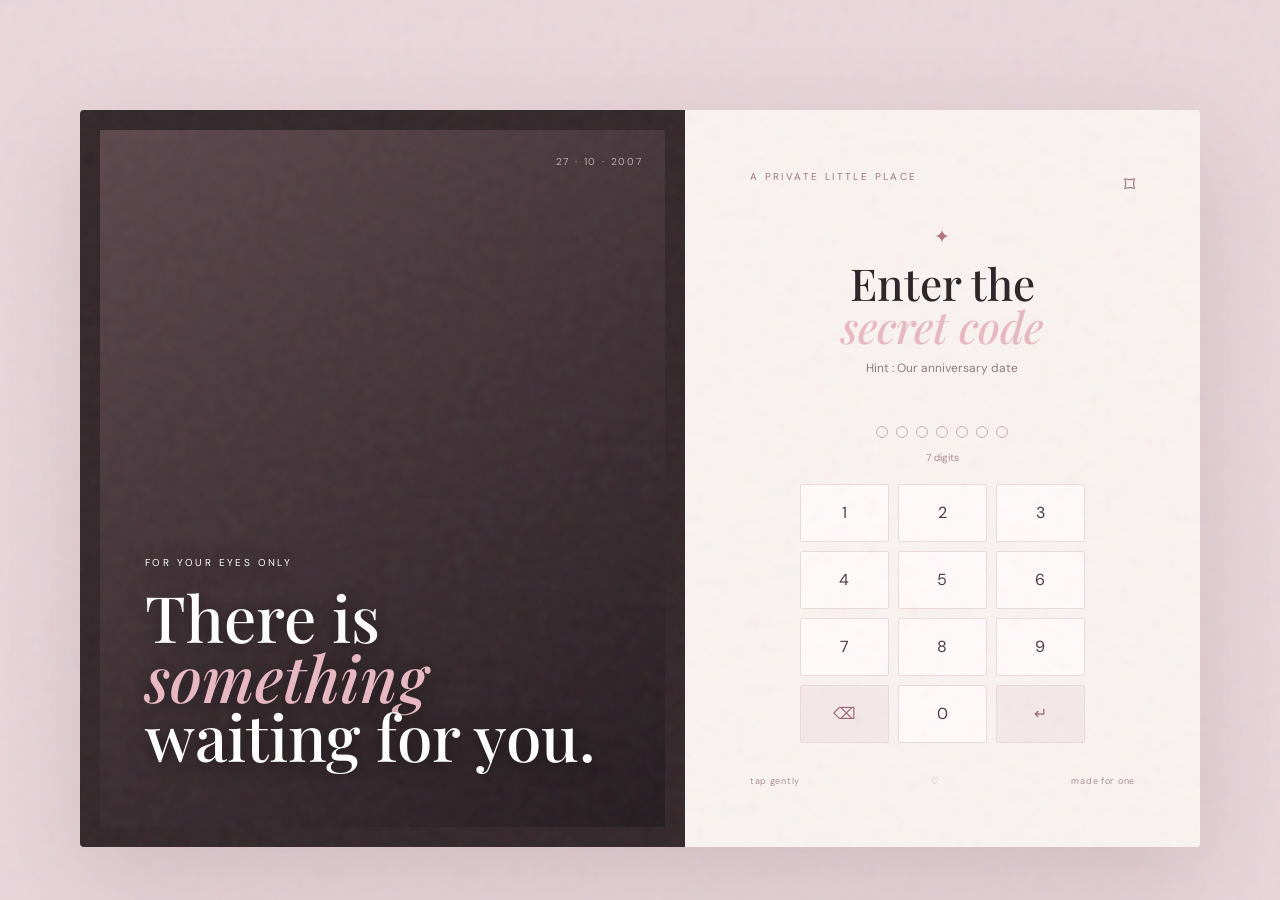
<file: index.html>
<!DOCTYPE html>
<html lang="en">
<head>
<meta charset="UTF-8">
<meta name="viewport" content="width=device-width,initial-scale=1">
<title>For You — A Secret Birthday</title>
<link rel="preconnect" href="https://fonts.googleapis.com">
<link href="https://fonts.googleapis.com/css2?family=DM+Sans:wght@400;500;600&family=Playfair+Display:ital,wght@0,500;0,600;1,500&display=swap" rel="stylesheet">
<link rel="stylesheet" href="css/style.css">
</head>
<body class="login">
<div class="grain"></div>
<main class="login-stage">
  <section class="login-visual">
    <div class="photo-frame">
  
</div>
    <div class="visual-copy">
      <span>FOR YOUR EYES ONLY</span>
      <h1>There is<br><em>something</em><br>waiting for you.</h1>
     
    </div>
    <div class="date-stamp">27 · 10 · 2007</div>
  </section>

  <section class="login-panel">
    <div class="panel-top">
      <span class="tiny-label">A PRIVATE LITTLE PLACE</span>
      <span class="lock">⌑</span>
    </div>
    <div class="login-title">
      <div class="star">✦</div>
      <h2>Enter the<br><i>secret code</i></h2>
      <p>Hint : Our anniversary date</p>
    </div>

    <div class="pin" id="pin">
      <i></i><i></i><i></i><i></i><i></i><i></i><i></i>
    </div>
    <div class="message" id="message">7 digits</div>

    <div class="keypad" id="keypad">
      <button data-k="1">1</button><button data-k="2">2</button><button data-k="3">3</button>
      <button data-k="4">4</button><button data-k="5">5</button><button data-k="6">6</button>
      <button data-k="7">7</button><button data-k="8">8</button><button data-k="9">9</button>
      <button class="soft" data-k="clear">⌫</button><button data-k="0">0</button><button class="soft" data-k="enter">↵</button>
    </div>

    <div class="login-bottom">
      <span>tap gently</span>
      <span>♡</span>
      <span>made for one</span>
    </div>
  </section>
</main>
<script src="js/config.js"></script>
<script src="js/auth.js"></script>
</body>
</html>
</file>
<file: css/style.css>
* {
  box-sizing: border-box
}

html {
  scroll-behavior: smooth
}

body {
  margin: 0;
  font-family: "DM Sans", sans-serif;
  color: #2b2326
}

button {
  font: inherit
}

a {
  text-decoration: none;
  color: inherit
}

.grain:after,
.cinema-noise:after {
  content: "";
  position: fixed;
  inset: -50%;
  pointer-events: none;
  opacity: .055;
  background-image: url("data:image/svg+xml,%3Csvg viewBox='0 0 160 160' xmlns='http://www.w3.org/2000/svg'%3E%3Cfilter id='n'%3E%3CfeTurbulence type='fractalNoise' baseFrequency='.85' numOctaves='4' stitchTiles='stitch'/%3E%3C/filter%3E%3Crect width='100%25' height='100%25' filter='url(%23n)'/%3E%3C/svg%3E");
  z-index: 100
}

.login {
  min-height: 100vh;
  background: #ead7dc;
  display: grid;
  place-items: center;
  padding: 25px
}

.login-stage {
  width: min(1120px, 100%);
  min-height: 720px;
  display: grid;
  grid-template-columns: 1.08fr .92fr;
  background: #f8f2f1;
  box-shadow: 0 35px 100px #74535c33;
  overflow: hidden;
  border-radius: 4px;
  transition: .7s
}

.login-stage.success {
  transform: scale(1.03);
  opacity: 0
}

.login-visual {
  position: relative;
  min-height: 720px;
  background: #33272b;
  overflow: hidden
}

.photo-frame {
  position: absolute;
  inset: 20px;
  background: linear-gradient(145deg, #5c474d, #241b1f);
  overflow: hidden
}

.photo-placeholder {
  position: absolute;
  inset: 0;
  display: grid;
  place-content: center;
  text-align: center;
  color: #e6cfd4;
  letter-spacing: .18em;
  font-size: 12px;
  background: radial-gradient(circle at 50% 35%, #80606a, #2c2226 70%)
}

.placeholder-mark {
  font: 80px "Playfair Display";
  margin-bottom: 15px
}

.photo-placeholder small {
  display: block;
  letter-spacing: 0;
  font-size: 10px;
  opacity: .65;
  margin-top: 8px
}

.visual-copy {
  position: absolute;
  left: 65px;
  bottom: 65px;
  color: #fff;
  z-index: 2;
  text-shadow: 0 2px 20px #0009
}

.visual-copy span,
.tiny-label,
.overline,
.chapter {
  font-size: 10px;
  letter-spacing: .24em
}

.visual-copy h1 {
  font: 500 clamp(42px, 5vw, 73px)/.93 "Playfair Display";
  margin: 16px 0
}

.visual-copy em,
.login-title i,
h1 i {
  color: #e9b8c3
}

.visual-copy p {
  font-size: 12px;
  opacity: .75
}

.date-stamp {
  position: absolute;
  right: 42px;
  top: 45px;
  color: #fff9;
  font-size: 10px;
  letter-spacing: .18em;
  z-index: 3
}

.login-panel {
  padding: 60px 65px;
  display: flex;
  flex-direction: column;
  justify-content: center;
  background: #f9f3f1
}

.panel-top {
  display: flex;
  justify-content: space-between;
  color: #9a777f
}

.lock {
  font-size: 22px
}

.login-title {
  text-align: center;
  margin: 25px 0 25px
}

.star {
  font-size: 19px;
  color: #b86f7e
}

.login-title h2 {
  font: 500 44px/.98 "Playfair Display";
  margin: 12px 0
}

.login-title p {
  font-size: 12px;
  color: #8e7a7e
}

.pin {
  display: flex;
  justify-content: center;
  gap: 8px;
  margin: 13px 0
}

.pin i {
  width: 12px;
  height: 12px;
  border: 1px solid #c9afb5;
  border-radius: 50%;
  transition: .2s
}

.pin i.on {
  background: #ad6878;
  border-color: #ad6878;
  box-shadow: 0 0 0 4px #ad68781a
}

.message {
  text-align: center;
  height: 18px;
  color: #aa8b91;
  font-size: 10px;
  margin-bottom: 15px
}

.message.error {
  color: #b84f63
}

.keypad {
  width: 285px;
  max-width: 100%;
  margin: auto;
  display: grid;
  grid-template-columns: repeat(3, 1fr);
  gap: 9px
}

.keypad button {
  height: 58px;
  border: 1px solid #eadbdd;
  background: #fffafa;
  color: #4b3b40;
  border-radius: 2px;
  cursor: pointer;
  transition: .2s
}

.keypad button:hover {
  background: #efdde1;
  transform: translateY(-2px)
}

.keypad .soft {
  background: #f4e9ea;
  color: #9b6874
}

.login-bottom {
  display: flex;
  justify-content: space-between;
  font-size: 9px;
  color: #aa9297;
  margin-top: 32px;
  letter-spacing: .08em
}

.cinema {
  min-height: 100vh;
  background: #0d0a0c;
  color: #f9f2ef;
  display: grid;
  place-items: center
}

.intro {
  text-align: center;
  width: min(760px, 90%);
  position: relative
}

.intro-line {
  height: 1px;
  width: 55px;
  background: #bd7888;
  margin: 0 auto 28px
}

.intro h1 {
  font: 500 clamp(45px, 7vw, 88px)/.95 "Playfair Display";
  min-height: 1.9em;
  margin: 15px 0
}

.intro-sub {
  max-width: 510px;
  margin: 0 auto;
  color: #a99b9f;
  line-height: 1.7;
  font-size: 14px
}

.ghost-btn {
  margin-top: 38px;
  padding: 14px 24px;
  border: 1px solid #69545a;
  background: transparent;
  color: #fff;
  border-radius: 999px;
  cursor: pointer
}

.ghost-btn span {
  margin-left: 18px;
  color: #d18b99
}

.progress {
  position: fixed;
  bottom: 30px;
  left: 50%;
  transform: translateX(-50%);
  font-size: 9px;
  letter-spacing: .2em;
  color: #73666b
}

.progress span {
  display: inline-block;
  width: 70px;
  height: 1px;
  background: #5c4c51;
  margin: 0 12px 3px
}

.gift-page,
.letter-page {
  min-height: 100vh;
  background: #eee1dc
}

.minimal-head {
  height: 75px;
  padding: 0 5%;
  display: flex;
  align-items: center;
  justify-content: space-between;
  font-size: 9px;
  letter-spacing: .2em;
  color: #897278;
  border-bottom: 1px solid #dac8c6
}

.gift-stage {
  text-align: center;
  min-height: calc(100vh - 75px);
  display: flex;
  flex-direction: column;
  align-items: center;
  justify-content: center
}

.gift-stage h1 {
  font: 500 clamp(46px, 7vw, 84px)/.95 "Playfair Display";
  margin: 17px 0
}

.subtle {
  color: #8c777a;
  font-size: 13px
}

.gift-box {
  width: 180px;
  height: 155px;
  position: relative;
  margin: 55px auto 28px;
  cursor: pointer;
  filter: drop-shadow(0 30px 25px #5e3b431f)
}

.box-body {
  position: absolute;
  left: 15px;
  right: 15px;
  bottom: 0;
  height: 100px;
  background: #b97181;
  border-radius: 3px
}

.lid {
  position: absolute;
  z-index: 4;
  left: 5px;
  right: 5px;
  top: 36px;
  height: 34px;
  background: #c88795;
  border-radius: 3px;
  transition: .8s
}

.lid span {
  color: #f7e4e6
}

.ribbon-v {
  position: absolute;
  z-index: 5;
  left: 82px;
  top: 36px;
  width: 17px;
  height: 119px;
  background: #efd3d8
}

.ribbon-h {
  position: absolute;
  z-index: 5;
  left: 15px;
  right: 15px;
  top: 77px;
  height: 14px;
  background: #efd3d8
}

.glow {
  position: absolute;
  inset: -50px;
  background: #e7aeba55;
  filter: blur(35px);
  z-index: -1
}

.gift-box.opened .lid {
  transform: translateY(-80px) rotate(-4deg);
  opacity: .1
}

.gift-box.opened .box-body {
  transform: translateY(20px);
  transition: .7s
}

.gift-box.opened .glow {
  opacity: 1;
  transform: scale(1.5)
}

.dark-btn {
  border: 0;
  background: #2e2528;
  color: white;
  padding: 14px 24px;
  border-radius: 999px;
  cursor: pointer;
  font-size: 12px;
  transition: .2s
}

.dark-btn:hover {
  transform: translateY(-2px);
  background: #a86170
}

.hint {
  font-size: 9px;
  color: #a58f93;
  margin-top: 12px
}

.memory-page {
  min-height: 100vh;
  background: #f4eee9
}

.memory-main,
.story-main {
  width: min(1120px, 90%);
  margin: auto;
  padding: 80px 0
}

.chapter-intro {
  max-width: 700px;
  margin-bottom: 55px
}

.chapter-intro h1 {
  font: 500 clamp(48px, 7vw, 88px)/.92 "Playfair Display";
  margin: 18px 0
}

.chapter-intro p {
  max-width: 480px;
  color: #8b787a;
  line-height: 1.7
}

.memory-wall {
  display: grid;
  grid-template-columns: 1fr 1fr 1fr;
  gap: 28px;
  align-items: start
}

.memory-card {
  background: #fff;
  padding: 12px 12px 20px;
  box-shadow: 0 20px 50px #49323712;
  transition: .4s
}

.memory-card:hover {
  transform: translateY(-8px) rotate(0) !important
}

.memory-card:nth-child(1) {
  transform: rotate(-2deg)
}

.memory-card:nth-child(2) {
  transform: translateY(65px) rotate(2deg)
}

.memory-card:nth-child(3) {
  transform: translateY(10px) rotate(-1deg);
  grid-column: 2/4
}

.memory-card:nth-child(4) {
  transform: translateY(30px) rotate(2deg)
}

.real-photo {
  height: 260px;
  display: grid;
  place-items: center;
  background: linear-gradient(135deg, #dac2c6, #efe1da);
  color: #99777e;
  font-size: 10px;
  letter-spacing: .2em
}

.memory-card.wide .real-photo {
  height: 320px
}

.memory-card span {
  display: block;
  font-size: 9px;
  color: #b78a92;
  margin: 18px 5px 5px
}

.memory-card h3 {
  font: 500 25px "Playfair Display";
  margin: 0 5px
}

.memory-card p {
  font-size: 11px;
  color: #887579;
  margin: 8px 5px
}

.next-link {
  display: block;
  width: max-content;
  margin: 70px auto 0;
  font-size: 12px;
  letter-spacing: .08em;
  color: #80686e
}

.next-link b {
  font-size: 18px;
  margin-left: 15px;
  color: #b36978
}

.story-page {
  min-height: 100vh;
  background: #21191d;
  color: #f5ebe8
}

.story-main {
  padding-bottom: 100px
}

.centered {
  text-align: center;
  margin: 20px auto 85px
}

.centered p {
  margin: 0 auto;
  color: #9e8e91
}

.story-line {
  max-width: 760px;
  margin: auto;
  border-left: 1px solid #59474c;
  padding-left: 48px
}

.story-line article {
  position: relative;
  padding: 0 0 75px
}

.story-line time {
  position: absolute;
  left: -71px;
  top: -2px;
  width: 45px;
  height: 45px;
  border: 1px solid #71565d;
  border-radius: 50%;
  display: grid;
  place-items: center;
  font-size: 10px;
  color: #d19aa5;
  background: #21191d
}

.story-line small {
  font-size: 9px;
  letter-spacing: .18em;
  color: #b87986
}

.story-line h2 {
  font: 500 35px "Playfair Display";
  margin: 13px 0
}

.story-line p {
  color: #a69598;
  line-height: 1.8;
  font-size: 13px;
  max-width: 560px
}

.letter-stage {
  min-height: calc(100vh - 75px);
  display: flex;
  flex-direction: column;
  align-items: center;
  justify-content: center
}



.envelope-wrap {
  width: min(600px, 88vw);
  height: 390px;
  position: relative;
  perspective: 1000px;
  margin-bottom: 35px
}

.envelope-back {
  position: absolute;
  inset: 25px 0 0;
  background: #c99586;
  border-radius: 3px;
  box-shadow: 0 25px 70px #55333b22
}


.letter-sheet {
  position: absolute;
  z-index: 3;
  left: 9%;
  right: 9%;
  top: 50px;
  height: 350px;
  background: #fffaf2;
  padding: 22px 28px;
  box-shadow: 0 10px 35px #533b361c;
  transition: .9s;
  overflow: hidden;
}

.letter-sheet small {
  font-size: 9px;
  letter-spacing: .2em;
  color: #b07680;
}

.letter-sheet h1 {
  font: 500 25px "Playfair Display", Georgia, serif;
  margin: 8px 0 12px;
}

.letter-sheet p {
  font-size: 11.5px;
  line-height: 1.45;
  color: #000000b0;
  margin: 0;
}



.signature {
  font: italic 20px "Playfair Display";
  text-align: right;
  margin-top: 20px
}

.envelope-flap {
  position: absolute;
  z-index: 5;
  left: 0;
  right: 0;
  top: 25px;
  height: 180px;
  background: #d9aa9c;
  clip-path: polygon(0 0, 100% 0, 50% 100%);
  transform-origin: top;
  transition: .9s;
  filter: drop-shadow(0 2px 2px #6a3d4514)
}

.envelope-wrap.opened .envelope-flap {
  transform: rotateX(180deg);
  z-index: 1
}

.envelope-wrap.opened .letter-sheet {
  transform: translateY(-15px);
  z-index: 6;
}

.secret-page {
  min-height: 100vh;
  background: #f2e6e0
}

.secret-main {
  width: min(850px, 90%);
  margin: auto;
  text-align: center;
  padding: 95px 0
}

.secret-main h1 {
  font: 500 clamp(50px, 7vw, 86px)/.95 "Playfair Display";
  margin: 18px 0
}

.secret-main>p {
  color: #8b767b
}

.question-card {
  margin: 55px auto 0;
  max-width: 620px;
  background: #fffaf7;
  padding: 45px;
  box-shadow: 0 25px 60px #4c343a12;
  text-align: left
}

.question-card small {
  font-size: 9px;
  letter-spacing: .2em;
  color: #aa7180
}

.question-card h2 {
  font: 500 30px "Playfair Display";
  margin: 18px 0 28px
}

.answers {
  display: grid;
  gap: 10px
}

.answers button {
  padding: 14px;
  border: 1px solid #dfcacc;
  background: #fff;
  border-radius: 3px;
  text-align: left;
  cursor: pointer
}

.answers button:hover {
  background: #f5e6e8
}

.good,
.bad {
  font-size: 11px;
  margin-top: 15px
}

.good {
  color: #548065
}

.bad {
  color: #a75867
}


.final-page {
  min-height: 100vh;
  min-height: 100dvh;
  background: radial-gradient(circle at 50% 35%, #fff5f2, #edd6dc);
  display: flex;
  flex-direction: column;
  align-items: center;
  justify-content: flex-start;
  text-align: center;
  overflow-x: hidden;
  overflow-y: auto;
}

.final-main {
  position: relative;
  z-index: 2;
  width: 100%;
  max-width: 800px;
  padding: 50px 20px 70px;
  flex-shrink: 0;
}


.final-main h1 {
  font: 500 clamp(48px, 7vw, 90px)/.93 "Playfair Display";
  margin: 18px 0
}

.final-copy {
  max-width: 530px;
  color: #8c767b;
  line-height: 1.8;
  font-size: 13px;
  margin: 0 auto 28px
}

.cake {
  width: 190px;
  height: 170px;
  position: relative;
  margin: 0 auto 30px;
  transition: .4s
}

.cake-body {
  position: absolute;
  left: 20px;
  right: 20px;
  bottom: 15px;
  height: 85px;
  background: #bd7787;
  border-radius: 8px 8px 18px 18px
}

.icing {
  position: absolute;
  z-index: 2;
  left: 20px;
  right: 20px;
  top: 65px;
  height: 30px;
  background: #fff3ef;
  border-radius: 50%
}

.candle {
  position: absolute;
  z-index: 3;
  left: 89px;
  top: 20px;
  width: 12px;
  height: 52px;
  background: #e8bdc5;
  border-radius: 4px
}

.flame {
  position: absolute;
  z-index: 5;
  left: 91px;
  top: 3px;
  width: 9px;
  height: 18px;
  background: #e9a754;
  border-radius: 50% 50% 45% 45%;
  animation: flick 0.65s infinite alternate
}

@keyframes flick {
  to {
    transform: scale(.75);
    opacity: .65
  }
}

.cake.celebrated .flame {
  opacity: 0;
  transform: scale(0)
}

.replay {
  font-size: 10px;
  color: #8c767b;
  margin-top: 18px;
  cursor: pointer;
  text-decoration: underline
}

#confetti {
  position: fixed;
  inset: 0;
  z-index: 10;
  pointer-events: none
}

.final-orbit {
  position: fixed;
  inset: 10%;
  border: 1px solid #c0838d33;
  border-radius: 50%;
  animation: spin 25s linear infinite;
  color: #b66d7c;
  font-size: 24px
}

@keyframes spin {
  to {
    transform: rotate(360deg)
  }
}

@media(max-width:800px) {
  .login {
    padding: 0
  }

  .login-stage {
    grid-template-columns: 1fr;
    min-height: 100vh
  }

  .login-visual {
    min-height: 48vh
  }

  .login-panel {
    min-height: 52vh;
    padding: 35px 25px
  }

  .visual-copy {
    left: 35px;
    bottom: 35px
  }

  .visual-copy h1 {
    font-size: 48px
  }

  .memory-wall {
    grid-template-columns: 1fr 1fr
  }

  .memory-card:nth-child(3) {
    grid-column: 1/3
  }

  .memory-card:nth-child(2) {
    transform: translateY(25px)
  }

  .story-line {
    padding-left: 35px
  }

  .story-line time {
    left: -58px;
    width: 38px;
    height: 38px
  }

  .letter-sheet {
    padding: 28px
  }

  .envelope-wrap {
    height: 350px
  }

  .question-card {
    padding: 30px
  }
}

@media(max-width:520px) {
  .memory-wall {
    grid-template-columns: 1fr
  }

  .memory-card:nth-child(3) {
    grid-column: auto
  }

  .memory-card:nth-child(2),
  .memory-card:nth-child(3),
  .memory-card:nth-child(4) {
    transform: none
  }

  .real-photo,
  .memory-card.wide .real-photo {
    height: 250px
  }

  .chapter-intro h1 {
    font-size: 54px
  }

  .story-line h2 {
    font-size: 28px
  }

  
  

  .visual-copy h1 {
    font-size: 42px
  }
}

#confetti {
  position: fixed;
  inset: 0;
  width: 100%;
  height: 100%;
  pointer-events: none;
  z-index: 1000;
}

.photo-frame img {
  width: 100%;
  height: 100%;
  object-fit: cover;
  display: block;
  filter: brightness(0.88);
  transition: transform 1s ease;
}

.photo-frame:hover img {
  transform: scale(1.03);
}

.real-photo {
  overflow: hidden;
}

.real-photo img {
  width: 100%;
  height: 100%;
  object-fit: cover;
  display: block;
}

.music-btn {
  display: block;
  margin: 12px auto;
  padding: 10px 22px;
  border: 1px solid currentColor;
  border-radius: 30px;
  background: transparent;
  color: inherit;
  cursor: pointer;
  transition: transform 0.2s ease;
}

.music-btn:hover {
  transform: scale(1.04);
}

.music-btn[hidden] {
  display: none;
}

#celebrate {
  position: relative;
  z-index: 1001;
  transition: transform 0.25s ease, box-shadow 0.25s ease;
}

#celebrate:hover {
  transform: translateY(-3px) scale(1.04);
  box-shadow: 0 8px 28px rgba(255, 107, 138, 0.3);
}

.cake-celebrating {
  animation: birthdayBounce 0.8s ease-in-out infinite alternate;
}

.wish-area {
  max-width: 520px;
  margin: 35px auto;
  padding: 28px 22px;
  text-align: center;
  border: 1px solid rgba(200, 155, 109, 0.5);
  border-radius: 18px;
  background: rgba(255, 255, 255, 0.06);
}

.wish-area[hidden] {
  display: none !important;
}

.wish-area textarea {
  display: block;
  width: 100%;
  box-sizing: border-box;
  margin: 24px 0 16px;
  padding: 16px;
  border: 1px solid rgba(200, 155, 109, 0.6);
  border-radius: 12px;
  background: rgba(255, 255, 255, 0.08);
  color: inherit;
  font: inherit;
  line-height: 1.7;
  resize: vertical;
}

.wish-area textarea::placeholder {
  color: inherit;
  opacity: 0.55;
}

.wish-area textarea:focus {
  outline: 1px solid #c89b6d;
}

#wishForm button {
  margin-top: 8px;
}

#saveStatus {
  min-height: 1.5em;
  font-size: 0.9rem;
  line-height: 1.6;
}

@keyframes birthdayBounce {
  from {
    transform: translateY(0) rotate(-2deg);
  }

  to {
    transform: translateY(-10px) rotate(2deg);
  }
}

@media (prefers-reduced-motion: reduce) {
  .cake-celebrating {
    animation: none;
  }
}

.flame.flame-out {
  animation: none;
  opacity: 0;
  transform: scale(0);
  transition: opacity 0.3s ease, transform 0.3s ease;
}

/* ===== BIRTHDAY CINEMA — MIDNIGHT & CHAMPAGNE ===== */

.cinema {
  position: relative;
  isolation: isolate;
  overflow: hidden;
  min-height: 100vh;
  color: #fff5ed;
  background:
    radial-gradient(ellipse at 50% 42%,
      rgba(126, 66, 105, 0.42) 0%,
      transparent 48%),
    radial-gradient(circle at 12% 12%,
      rgba(190, 119, 111, 0.17),
      transparent 32%),
    radial-gradient(circle at 90% 85%,
      rgba(181, 137, 76, 0.13),
      transparent 30%),
    linear-gradient(145deg, #170f25 0%, #29152e 48%, #100d1b 100%);
}

/* Soft birthday glow */
.cinema::before {
  content: "";
  position: fixed;
  inset: 0;
  z-index: -1;
  pointer-events: none;
  background:
    radial-gradient(circle at 50% 48%,
      rgba(255, 204, 160, 0.07),
      transparent 38%);
}

/* Thin champagne line */
.cinema .intro-line {
  width: 75px;
  height: 2px;
  background: linear-gradient(90deg,
      transparent,
      #e9bd7b,
      #fff0cf,
      #e9bd7b,
      transparent);
  box-shadow: 0 0 18px rgba(233, 189, 123, 0.35);
}

/* Small heading */
.cinema .overline {
  color: #e9bd9f;
  letter-spacing: 0.35em;
}

/* Main typing text */
.cinema .intro h1 {
  color: #fff0dc;
  text-shadow:
    0 0 35px rgba(237, 182, 151, 0.12),
    0 4px 30px rgba(0, 0, 0, 0.2);
}

/* Birthday button */
.cinema .ghost-btn {
  position: relative;
  padding: 15px 27px;
  color: #fff2e2;
  border: 1px solid rgba(233, 189, 123, 0.62);
  background: linear-gradient(135deg,
      rgba(119, 64, 92, 0.48),
      rgba(54, 32, 62, 0.75));
  box-shadow:
    0 8px 35px rgba(0, 0, 0, 0.2),
    inset 0 0 18px rgba(233, 189, 123, 0.035);
  transition:
    transform 0.3s ease,
    background 0.3s ease,
    box-shadow 0.3s ease,
    border-color 0.3s ease;
}

.cinema .ghost-btn:hover {
  transform: translateY(-3px);
  color: #fffaf2;
  border-color: #f4d7a2;
  background: linear-gradient(135deg,
      #87516e,
      #52304f);
  box-shadow:
    0 10px 35px rgba(184, 112, 136, 0.2),
    0 0 22px rgba(233, 189, 123, 0.12);
}

.cinema .ghost-btn span {
  color: #f2cb87;
}

/* Page progress */
.cinema .progress {
  color: #b9a0b6;
}

.cinema .progress span {
  background: linear-gradient(90deg,
      #a66c91,
      #e9bd7b);
}

/* Keep the grain subtle */
.cinema-noise:after {
  opacity: 0.035;
}



/* =========================================
   MEMORIES — A COLLECTION OF LITTLE THINGS
   ========================================= */

.memory-page {
  min-height: 100vh;
  background: #f3eee6;
  color: #34272a;
  overflow-x: hidden;
}

.memory-header {
  min-height: 70px;
  padding: 0 6%;
  display: flex;
  align-items: center;
  justify-content: space-between;
  gap: 15px;
  border-bottom: 1px solid #ded3c7;
  font-size: 9px;
  letter-spacing: 0.13em;
}

.memory-back {
  color: #806b6a;
  transition: color 0.3s ease;
}

.memory-back:hover {
  color: #b06e7d;
}

.memory-header-label {
  color: #a48c80;
  text-align: center;
  letter-spacing: 0.2em;
}

.memory-number {
  color: #a16e75;
  white-space: nowrap;
}

.memory-main {
  width: min(1100px, 88%);
  margin: 0 auto;
  padding: 100px 0 35px;
}

/* Opening */

.memory-opening {
  max-width: 760px;
  margin: 0 auto 100px;
  position: relative;
}

.memory-eyebrow {
  display: flex;
  align-items: center;
  gap: 14px;
  color: #a06e76;
  font-size: 9px;
  letter-spacing: 0.25em;
}

.eyebrow-line {
  width: 55px;
  height: 1px;
  background: #c9a69c;
}

.memory-opening h1 {
  margin: 30px 0 25px;
  font: 400 clamp(64px, 9vw, 112px)/0.91
        "Playfair Display", Georgia, serif;
  letter-spacing: -0.065em;
}

.memory-opening h1 em {
  color: #ae7780;
  font-weight: 400;
}

.memory-opening-bottom {
  display: flex;
  justify-content: space-between;
  align-items: flex-end;
  gap: 30px;
  border-top: 1px solid #ded2c7;
  padding-top: 22px;
}

.memory-opening-bottom p {
  max-width: 360px;
  margin: 0;
  color: #887775;
  font-size: 12px;
  line-height: 2;
}

.handwritten-note {
  color: #a46e7b;
  font: italic 20px "Playfair Display", Georgia, serif;
  transform: rotate(-5deg);
  white-space: nowrap;
}

/* Uneven editorial photo layout */

.memory-wall {
  display: grid;
  grid-template-columns: repeat(12, minmax(0, 1fr));
  gap: 85px 30px;
  align-items: start;
}

.memory-card {
  min-width: 0;
  padding: 0;
  background: transparent;
  box-shadow: none;
  transition: transform 0.45s ease;
}

.memory-card:hover {
  transform: translateY(-5px);
}

.memory-card-one {
  grid-column: 1 / 6;
  grid-row: 1;
  transform: rotate(-2deg);
}

.memory-card-two {
  grid-column: 8 / 13;
  grid-row: 1;
  margin-top: 100px;
  transform: rotate(2deg);
}

.memory-card-three {
  grid-column: 3 / 11;
  grid-row: 2;
  transform: rotate(0.7deg);
}

.memory-card-four {
  grid-column: 1 / 6;
  grid-row: 3;
  margin-top: 30px;
  transform: rotate(1.5deg);
}

.memory-card-five {
  grid-column: 8 / 13;
  grid-row: 3;
  margin-top: 110px;
  transform: rotate(-2deg);
}

/* Photos */

.memory-photo {
  position: relative;
  width: 100%;
  aspect-ratio: 4 / 4.8;
  padding: 10px;
  background: #fffdf8;
  box-shadow:
    0 4px 8px #39252b08,
    0 18px 40px #39252b0d;
  overflow: hidden;
}

.memory-card-three .memory-photo {
  aspect-ratio: 1.45 / 1;
  padding: 12px;
}

.memory-photo img {
  width: 100%;
  height: 100%;
  display: block;
  object-fit: cover;
  object-position: center;
  filter: saturate(0.88) contrast(0.97);
  transition:
    transform 0.8s ease,
    filter 0.8s ease;
}

.memory-card:hover .memory-photo img {
  transform: scale(1.035);
  filter: saturate(1) contrast(1);
}

.photo-index {
  position: absolute;
  left: 18px;
  bottom: 18px;
  padding: 7px 9px;
  background: #f7f0e8e8;
  color: #795e5d;
  font-size: 8px;
  letter-spacing: 0.16em;
}

/* Captions */

.memory-caption {
  padding: 20px 5px 0;
}

.caption-label {
  color: #ad7b7c;
  font-size: 8px;
  letter-spacing: 0.19em;
}

.memory-caption h2 {
  margin: 10px 0 8px;
  color: #453237;
  font: 400 clamp(23px, 3vw, 34px)/1.15
        "Playfair Display", Georgia, serif;
  letter-spacing: -0.025em;
}

.memory-caption p {
  max-width: 310px;
  margin: 0;
  color: #897976;
  font-size: 11px;
  line-height: 1.9;
}

/* Quiet quote between memories */

.memory-interlude {
  grid-column: 6 / 13;
  grid-row: 2;
  align-self: center;
  padding: 15px 5px 15px 30px;
  border-left: 1px solid #c8a7a0;
  margin: 25px 0 0;
}

.interlude-star {
  display: block;
  margin-bottom: 18px;
  color: #b57f83;
  font-size: 23px;
}

.memory-interlude p {
  margin: 0;
  color: #70575b;
  font: italic clamp(21px, 3vw, 31px)/1.5
        "Playfair Display", Georgia, serif;
}

.interlude-signature {
  display: block;
  margin-top: 20px;
  color: #aa8982;
  font-size: 9px;
  letter-spacing: 0.1em;
}

/* Ending */

.memory-ending {
  max-width: 570px;
  margin: 150px auto 90px;
  text-align: center;
}

.ending-small {
  color: #a26f79;
  font-size: 8px;
  letter-spacing: 0.25em;
}

.memory-ending > p {
  margin: 24px auto 30px;
  color: #806f6e;
  font: 400 clamp(23px, 3vw, 31px)/1.6
        "Playfair Display", Georgia, serif;
}

.memory-next {
  display: flex;
  justify-content: space-between;
  align-items: center;
  gap: 20px;
  max-width: 360px;
  margin: 0 auto;
  padding: 18px 0;
  border-top: 1px solid #d4c2b8;
  border-bottom: 1px solid #d4c2b8;
  color: #70565c;
  font-size: 11px;
  text-align: left;
  transition: color 0.3s ease;
}

.memory-next:hover {
  color: #b16f80;
}

.memory-next-arrow {
  font-size: 22px;
  transition: transform 0.3s ease;
}

.memory-next:hover .memory-next-arrow {
  transform: translate(3px, -3px);
}

/* Footer */

.memory-footer {
  display: flex;
  justify-content: space-between;
  gap: 15px;
  padding: 24px 0 12px;
  border-top: 1px solid #ded3c7;
  color: #a28c83;
  font-size: 8px;
  letter-spacing: 0.16em;
}

/* Tablet */

@media (max-width: 800px) {
  .memory-main {
    width: 88%;
    padding-top: 75px;
  }

  .memory-opening {
    margin-bottom: 75px;
  }

  .memory-wall {
    gap: 65px 22px;
  }

  .memory-card-one {
    grid-column: 1 / 7;
  }

  .memory-card-two {
    grid-column: 8 / 13;
    margin-top: 65px;
  }

  .memory-card-three {
    grid-column: 2 / 12;
  }

  .memory-interlude {
    grid-column: 4 / 13;
    padding-left: 20px;
  }

  .memory-card-four {
    grid-column: 1 / 7;
  }

  .memory-card-five {
    grid-column: 8 / 13;
    margin-top: 75px;
  }

  .memory-ending {
    margin-top: 110px;
  }
}

/* Mobile */

@media (max-width: 520px) {
  .memory-header {
    min-height: 60px;
    padding: 0 5%;
    gap: 8px;
    font-size: 7px;
  }

  .memory-header-label {
    letter-spacing: 0.1em;
  }

  .memory-main {
    width: 86%;
    padding-top: 65px;
  }

  .memory-opening {
    margin-bottom: 65px;
  }

  .memory-opening h1 {
    font-size: clamp(58px, 15vw, 78px);
    margin: 25px 0;
  }

  .memory-opening-bottom {
    align-items: flex-start;
    flex-direction: column;
    gap: 16px;
  }

  .handwritten-note {
    align-self: flex-end;
    font-size: 18px;
  }

  .memory-wall {
    display: flex;
    flex-direction: column;
    gap: 55px;
  }

  .memory-card {
    width: 88%;
    margin: 0;
  }

  .memory-card-one {
    align-self: flex-start;
    transform: rotate(-1.5deg);
  }

  .memory-card-two {
    align-self: flex-end;
    transform: rotate(1.5deg);
  }

  .memory-card-three {
    width: 100%;
    transform: rotate(-0.5deg);
  }

  .memory-card-four {
    align-self: flex-start;
    transform: rotate(1.5deg);
  }

  .memory-card-five {
    align-self: flex-end;
    transform: rotate(-1.5deg);
  }

  .memory-photo {
    aspect-ratio: 4 / 4.6;
    padding: 8px;
  }

  .memory-card-three .memory-photo {
    aspect-ratio: 1 / 1;
    padding: 9px;
  }

  .memory-caption {
    padding-top: 17px;
  }

  .memory-caption h2 {
    font-size: 27px;
  }

  .memory-interlude {
    width: 90%;
    margin: 10px auto;
    padding: 5px 0 5px 20px;
  }

  .memory-interlude p {
    font-size: 24px;
  }



  .memory-ending {
    margin: 90px auto 70px;
  }

  .memory-ending > p {
    font-size: 24px;
  }

  .memory-footer {
    font-size: 6px;
    letter-spacing: 0.09em;
  }
}


@media (max-width: 520px) {
  .letter-stage {
    min-height: calc(100vh - 75px);
    justify-content: flex-start;
    padding: 25px 0 45px;
  }

  .envelope-wrap {
    width: 92%;
    height: auto;
    min-height: 650px;
    margin-bottom: 25px;
    flex-shrink: 0;
  }

  .letter-sheet {
    position: absolute;
    left: 4%;
    right: 4%;
    top: 25px;
    height: auto;
    min-height: 620px;
    padding: 24px 18px 30px;
    overflow: visible;
    box-sizing: border-box;
  }

  .letter-sheet h1 {
    font-size: 24px;
    line-height: 1.3;
    margin: 10px 0 16px;
  }

  .letter-sheet p {
    font-size: 13px;
    line-height: 1.8;
    overflow-wrap: anywhere;
    white-space: normal;
  }

  .signature {
    margin-top: 24px;
    padding-bottom: 10px;
    font-size: 19px;
  }

  #openLetter {
    transform: none;
    margin-top: 0;
  }

  #openLetter:hover {
    transform: translateY(-2px);
  }

  .letter-stage .next-link {
    margin: 30px auto 0;
  }
}


/* ===== LETTER PAGE: MOBILE SCROLL + ORIGINAL COLORS ===== */

@media (max-width: 520px) {
  html,
  body.letter-page {
    color-scheme: light;
  }

  body.letter-page {
    min-height: 100vh;
    min-height: 100dvh;
    margin: 0;
    background: #eee1dc;
    color: #2b2326;
    overflow-x: hidden;
    overflow-y: auto;
  }

  .letter-page .minimal-head {
    background: #eee1dc;
    color: #897278;
    border-bottom-color: #dac8c6;
  }

  .letter-stage {
    width: 100%;
    min-height: calc(100vh - 75px);
    min-height: calc(100dvh - 75px);
    height: auto;
    padding: 25px 0 45px;
    display: flex;
    flex-direction: column;
    justify-content: flex-start;
    align-items: center;
    overflow: visible;
  }

  .envelope-wrap {
    width: 92%;
    height: auto;
    min-height: 0;
    margin: 0 auto 25px;
    padding: 25px 0 15px;
    flex-shrink: 0;
    position: relative;
    background: #c99586;
    perspective: 1000px;
    overflow: visible;
  }

  .envelope-back {
    inset: 25px 0 0;
    background: #c99586;
  }

  .letter-sheet {
    position: relative;
    z-index: 3;
    top: auto;
    left: auto;
    right: auto;
    width: 92%;
    height: auto;
    min-height: 0;
    margin: 0 auto;
    padding: 24px 18px 30px;
    background: #fffaf2;
    color: #2b2326;
    overflow: visible;
    overflow-wrap: anywhere;
    box-sizing: border-box;
    transition: transform 0.9s;
  }

  .letter-sheet small {
    color: #b07680;
  }

  .letter-sheet h1 {
    font-size: 24px;
    line-height: 1.3;
    margin: 10px 0 16px;
  }

  .letter-sheet p {
    margin: 0;
    color: #000000b0;
    font-size: 13px;
    line-height: 1.8;
    white-space: normal;
    overflow-wrap: anywhere;
  }

  .signature {
    margin-top: 24px;
    padding-bottom: 5px;
    color: #2b2326;
    font-size: 19px;
  }

  .envelope-flap {
    top: 25px;
    height: 180px;
    background: #d9aa9c;
  }

  .envelope-wrap.opened .letter-sheet {
    transform: translateY(-8px);
    z-index: 6;
  }

  #openLetter {
    margin: 0 auto;
    transform: none;
    flex-shrink: 0;
  }

  #openLetter:hover {
    transform: translateY(-2px);
  }

  .letter-stage .next-link {
    margin: 30px auto 0;
  }
}

/* FIX: Keep each page's background color on mobile */
html {
  min-height: 100%;
  background-color: #f4eee9;
}

body.login {
  background: #ead7dc !important;
}

body.cinema {
  background:
    radial-gradient(ellipse at 50% 42%, rgba(126, 66, 105, 0.42), transparent 48%),
    linear-gradient(145deg, #170f25 0%, #29152e 48%, #100d1b 100%) !important;
}

body.gift-page,
body.letter-page {
  background: #eee1dc !important;
}

body.memory-page {
  background: #f3eee6 !important;
}

body.story-page {
  background: #21191d !important;
}

body.secret-page {
  background: #f2e6e0 !important;
}

body.final-page {
  background: radial-gradient(circle at 50% 35%, #fff5f2, #edd6dc) !important;
}
</file>
